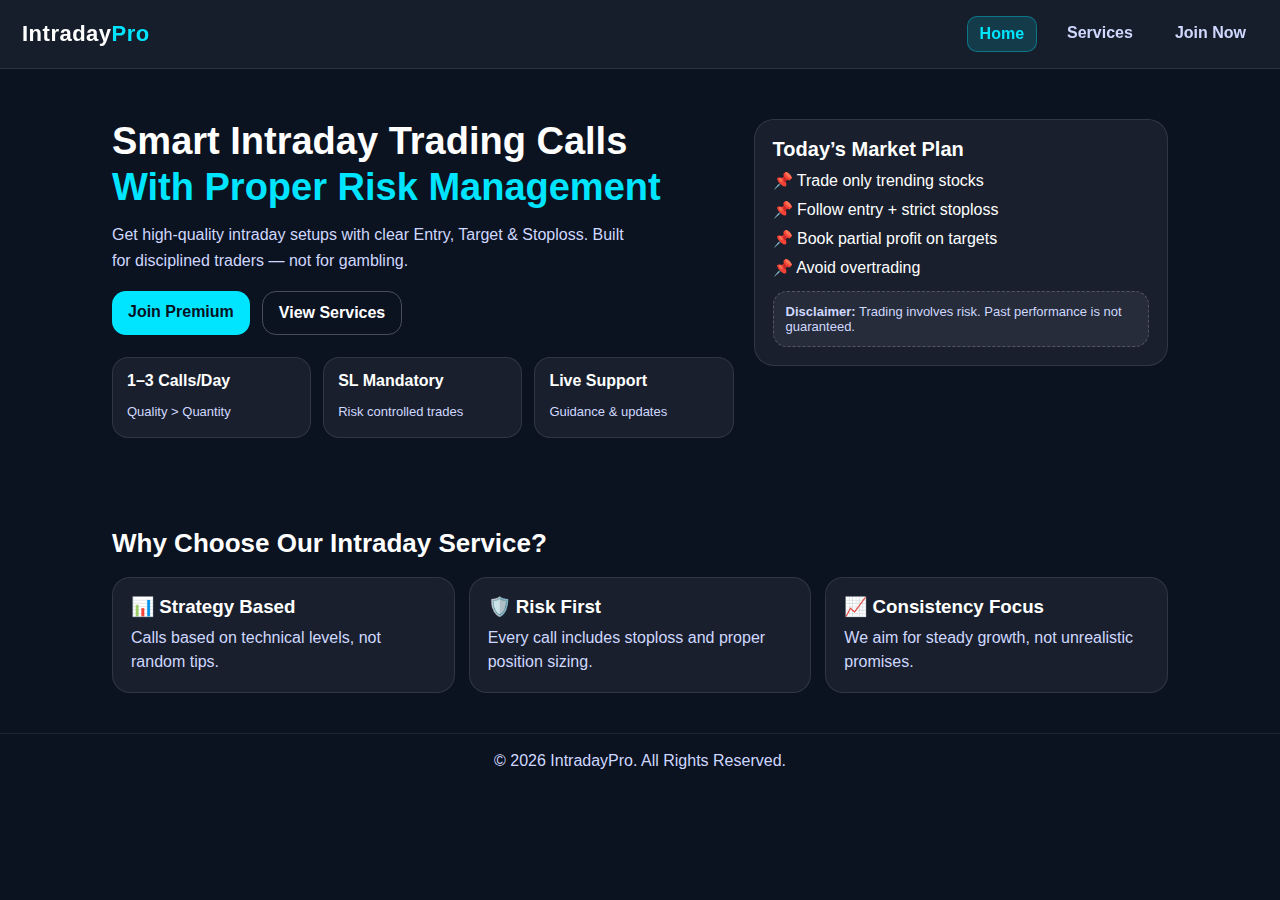
<file: index.html>
<!DOCTYPE html>
<html lang="en">
<head>
  <meta charset="UTF-8" />
  <meta name="viewport" content="width=device-width, initial-scale=1.0" />
  <title>Intraday Trading Hub | Home</title>
  <link rel="stylesheet" href="style.css" />
</head>
<body>

  <!-- Navbar -->
  <header class="navbar">
    <div class="logo">Intraday<span>Pro</span></div>

    <nav class="nav-links" id="navLinks">
      <a class="active" href="index.html">Home</a>
      <a href="services.html">Services</a>
      <a href="join.html">Join Now</a>
    </nav>

    <button class="menu-btn" id="menuBtn">☰</button>
  </header>

  <!-- Hero -->
  <section class="hero">
    <div class="hero-content">
      <h1>Smart Intraday Trading Calls <br><span>With Proper Risk Management</span></h1>
      <p>
        Get high-quality intraday setups with clear Entry, Target & Stoploss.
        Built for disciplined traders — not for gambling.
      </p>

      <div class="hero-buttons">
        <a class="btn primary" href="join.html">Join Premium</a>
        <a class="btn secondary" href="services.html">View Services</a>
      </div>

      <div class="hero-badges">
        <div class="badge">
          <h3>1–3 Calls/Day</h3>
          <p>Quality > Quantity</p>
        </div>
        <div class="badge">
          <h3>SL Mandatory</h3>
          <p>Risk controlled trades</p>
        </div>
        <div class="badge">
          <h3>Live Support</h3>
          <p>Guidance & updates</p>
        </div>
      </div>
    </div>

    <div class="hero-card">
      <h2>Today’s Market Plan</h2>
      <ul>
        <li>📌 Trade only trending stocks</li>
        <li>📌 Follow entry + strict stoploss</li>
        <li>📌 Book partial profit on targets</li>
        <li>📌 Avoid overtrading</li>
      </ul>

      <div class="note">
        <strong>Disclaimer:</strong> Trading involves risk. Past performance is not guaranteed.
      </div>
    </div>
  </section>

  <!-- Why Us -->
  <section class="section">
    <h2 class="section-title">Why Choose Our Intraday Service?</h2>

    <div class="grid-3">
      <div class="card">
        <h3>📊 Strategy Based</h3>
        <p>Calls based on technical levels, not random tips.</p>
      </div>
      <div class="card">
        <h3>🛡️ Risk First</h3>
        <p>Every call includes stoploss and proper position sizing.</p>
      </div>
      <div class="card">
        <h3>📈 Consistency Focus</h3>
        <p>We aim for steady growth, not unrealistic promises.</p>
      </div>
    </div>
  </section>

  <!-- Footer -->
  <footer class="footer">
    <p>© 2026 IntradayPro. All Rights Reserved.</p>
  </footer>

  <script src="script.js"></script>
</body>
</html>
</file>
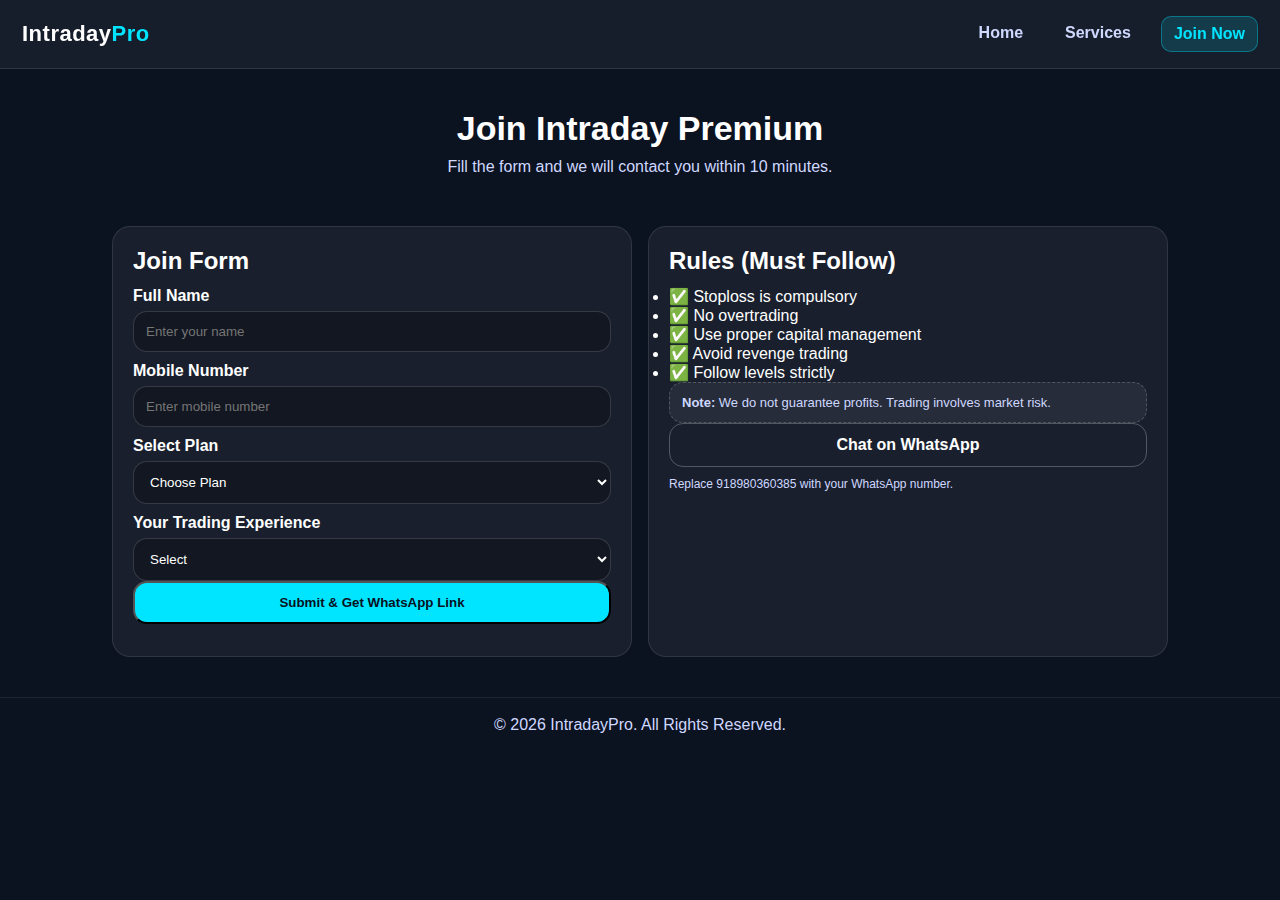
<file: join.html>
<!DOCTYPE html>
<html lang="en">
<head>
  <meta charset="UTF-8" />
  <meta name="viewport" content="width=device-width, initial-scale=1.0" />
  <title>Intraday Trading Hub | Join Now</title>
  <link rel="stylesheet" href="style.css" />
</head>
<body>

  <!-- Navbar -->
  <header class="navbar">
    <div class="logo">Intraday<span>Pro</span></div>

    <nav class="nav-links" id="navLinks">
      <a href="index.html">Home</a>
      <a href="services.html">Services</a>
      <a class="active" href="join.html">Join Now</a>
    </nav>

    <button class="menu-btn" id="menuBtn">☰</button>
  </header>

  <!-- Header -->
  <section class="page-header">
    <h1>Join Intraday Premium</h1>
    <p>Fill the form and we will contact you within 10 minutes.</p>
  </section>

  <section class="section">
    <div class="join-layout">

      <div class="join-card">
        <h2>Join Form</h2>

        <form id="joinForm">
          <label>Full Name</label>
          <input type="text" id="name" placeholder="Enter your name" required />

          <label>Mobile Number</label>
          <input type="tel" id="phone" placeholder="Enter mobile number" required />

          <label>Select Plan</label>
          <select id="plan" required>
            <option value="">Choose Plan</option>
            <option value="Basic - ₹999/month">Basic - ₹999/month</option>
            <option value="Premium - ₹2999/month">Premium - ₹2999/month</option>
            <option value="Mentorship - ₹9999/1 time">Mentorship - ₹9999/1 time</option>
          </select>

          <label>Your Trading Experience</label>
          <select id="experience" required>
            <option value="">Select</option>
            <option value="Beginner (0-6 months)">Beginner (0-6 months)</option>
            <option value="Intermediate (6-24 months)">Intermediate (6-24 months)</option>
            <option value="Advanced (2+ years)">Advanced (2+ years)</option>
          </select>

          <button type="submit" class="btn primary full">Submit & Get WhatsApp Link</button>
        </form>

        <p class="success-msg" id="successMsg"></p>
      </div>

      <div class="info-card">
        <h2>Rules (Must Follow)</h2>
        <ul>
          <li>✅ Stoploss is compulsory</li>
          <li>✅ No overtrading</li>
          <li>✅ Use proper capital management</li>
          <li>✅ Avoid revenge trading</li>
          <li>✅ Follow levels strictly</li>
        </ul>

        <div class="note">
          <strong>Note:</strong> We do not guarantee profits. Trading involves market risk.
        </div>

        <a class="btn secondary full" target="_blank"
          href="https://wa.me/918980360385?text=Hi%20I%20want%20to%20join%20Intraday%20Premium">
          Chat on WhatsApp
        </a>

        <p class="small">Replace 918980360385 with your WhatsApp number.</p>
      </div>

    </div>
  </section>

  <footer class="footer">
    <p>© 2026 IntradayPro. All Rights Reserved.</p>
  </footer>

  <script src="script.js"></script>
</body>
</html>
</file>
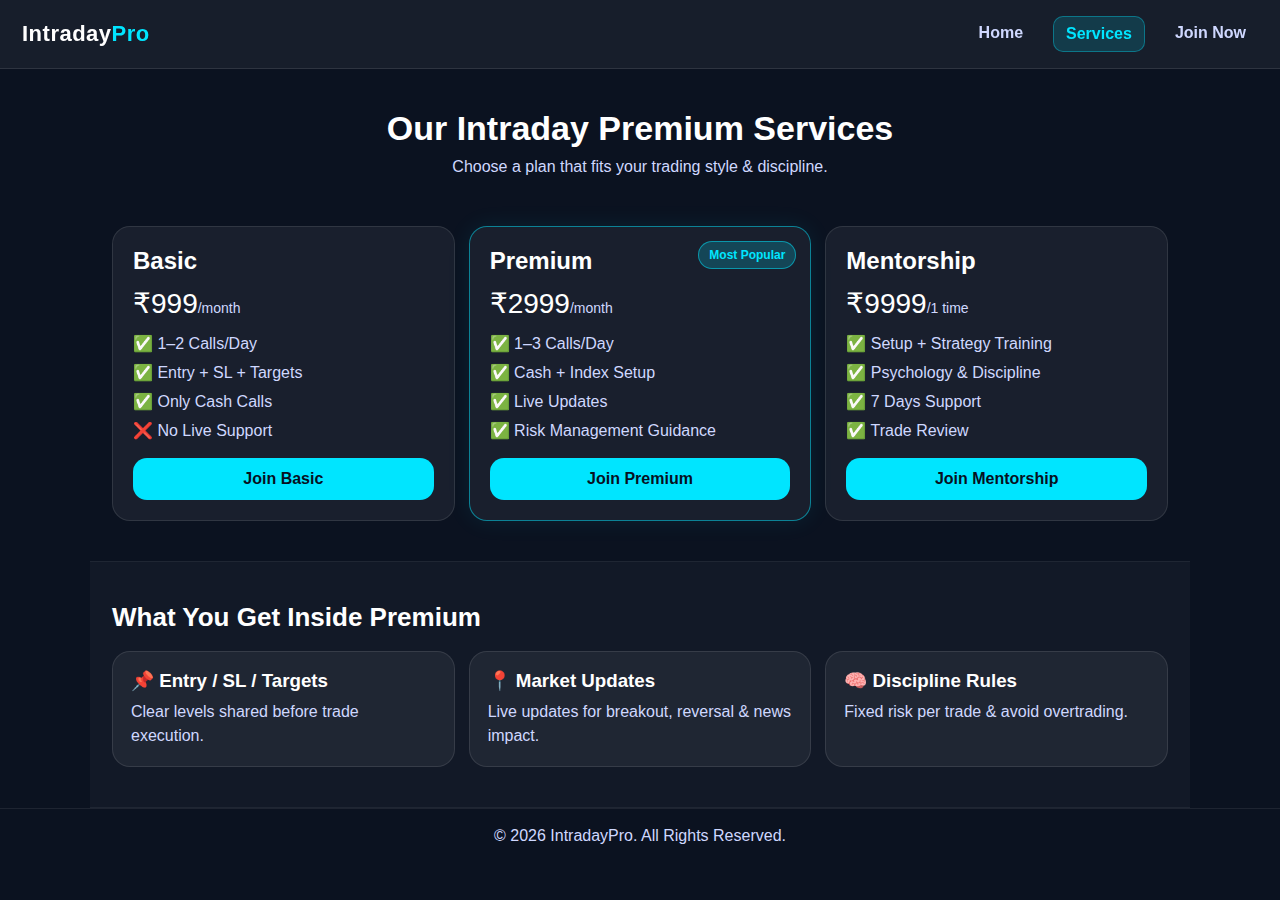
<file: services.html>
<!DOCTYPE html>
<html lang="en">
<head>
  <meta charset="UTF-8" />
  <meta name="viewport" content="width=device-width, initial-scale=1.0" />
  <title>Intraday Trading Hub | Services</title>
  <link rel="stylesheet" href="style.css" />
</head>
<body>

  <!-- Navbar -->
  <header class="navbar">
    <div class="logo">Intraday<span>Pro</span></div>

    <nav class="nav-links" id="navLinks">
      <a href="index.html">Home</a>
      <a class="active" href="services.html">Services</a>
      <a href="join.html">Join Now</a>
    </nav>

    <button class="menu-btn" id="menuBtn">☰</button>
  </header>

  <!-- Header -->
  <section class="page-header">
    <h1>Our Intraday Premium Services</h1>
    <p>Choose a plan that fits your trading style & discipline.</p>
  </section>

  <!-- Plans -->
  <section class="section">
    <div class="grid-3">
      <div class="pricing-card">
        <h2>Basic</h2>
        <p class="price">₹999<span>/month</span></p>
        <ul>
          <li>✅ 1–2 Calls/Day</li>
          <li>✅ Entry + SL + Targets</li>
          <li>✅ Only Cash Calls</li>
          <li>❌ No Live Support</li>
        </ul>
        <a class="btn primary full" href="join.html">Join Basic</a>
      </div>

      <div class="pricing-card best">
        <div class="tag">Most Popular</div>
        <h2>Premium</h2>
        <p class="price">₹2999<span>/month</span></p>
        <ul>
          <li>✅ 1–3 Calls/Day</li>
          <li>✅ Cash + Index Setup</li>
          <li>✅ Live Updates</li>
          <li>✅ Risk Management Guidance</li>
        </ul>
        <a class="btn primary full" href="join.html">Join Premium</a>
      </div>

      <div class="pricing-card">
        <h2>Mentorship</h2>
        <p class="price">₹9999<span>/1 time</span></p>
        <ul>
          <li>✅ Setup + Strategy Training</li>
          <li>✅ Psychology & Discipline</li>
          <li>✅ 7 Days Support</li>
          <li>✅ Trade Review</li>
        </ul>
        <a class="btn primary full" href="join.html">Join Mentorship</a>
      </div>
    </div>
  </section>

  <!-- Features -->
  <section class="section light">
    <h2 class="section-title">What You Get Inside Premium</h2>

    <div class="grid-3">
      <div class="card">
        <h3>📌 Entry / SL / Targets</h3>
        <p>Clear levels shared before trade execution.</p>
      </div>
      <div class="card">
        <h3>📍 Market Updates</h3>
        <p>Live updates for breakout, reversal & news impact.</p>
      </div>
      <div class="card">
        <h3>🧠 Discipline Rules</h3>
        <p>Fixed risk per trade & avoid overtrading.</p>
      </div>
    </div>
  </section>

  <footer class="footer">
    <p>© 2026 IntradayPro. All Rights Reserved.</p>
  </footer>

  <script src="script.js"></script>
</body>
</html>
</file>
<file: style.css>
*{
  margin:0;
  padding:0;
  box-sizing:border-box;
  font-family: Arial, Helvetica, sans-serif;
}

body{
  background:#0b1220;
  color:#ffffff;
}

/* Navbar */
.navbar{
  display:flex;
  justify-content:space-between;
  align-items:center;
  padding:16px 22px;
  background:rgba(255,255,255,0.05);
  border-bottom:1px solid rgba(255,255,255,0.1);
  position:sticky;
  top:0;
  z-index:1000;
  backdrop-filter: blur(8px);
}

.logo{
  font-size:22px;
  font-weight:700;
  letter-spacing:0.5px;
}
.logo span{
  color:#00e5ff;
}

.nav-links{
  display:flex;
  gap:18px;
}

.nav-links a{
  text-decoration:none;
  color:#cfd8ff;
  font-weight:600;
  padding:8px 12px;
  border-radius:10px;
  transition:0.3s;
}

.nav-links a:hover{
  background:rgba(255,255,255,0.08);
  color:#ffffff;
}

.nav-links a.active{
  background:rgba(0,229,255,0.15);
  border:1px solid rgba(0,229,255,0.35);
  color:#00e5ff;
}

.menu-btn{
  display:none;
  background:transparent;
  border:none;
  color:#fff;
  font-size:24px;
  cursor:pointer;
}

/* Hero */
.hero{
  display:grid;
  grid-template-columns: 1.2fr 0.8fr;
  gap:20px;
  padding:50px 22px;
  max-width:1100px;
  margin:auto;
}

.hero-content h1{
  font-size:38px;
  line-height:1.2;
}
.hero-content h1 span{
  color:#00e5ff;
}

.hero-content p{
  margin-top:12px;
  color:#cfd8ff;
  line-height:1.6;
  max-width:520px;
}

.hero-buttons{
  margin-top:18px;
  display:flex;
  gap:12px;
}

.btn{
  display:inline-block;
  padding:12px 16px;
  border-radius:14px;
  font-weight:700;
  text-decoration:none;
  transition:0.3s;
  text-align:center;
}

.btn.primary{
  background:#00e5ff;
  color:#07111f;
}
.btn.primary:hover{
  transform:translateY(-2px);
}

.btn.secondary{
  border:1px solid rgba(255,255,255,0.25);
  color:#ffffff;
}
.btn.secondary:hover{
  background:rgba(255,255,255,0.08);
}

.full{
  width:100%;
}

.hero-badges{
  margin-top:22px;
  display:grid;
  grid-template-columns: repeat(3, 1fr);
  gap:12px;
}

.badge{
  background:rgba(255,255,255,0.06);
  border:1px solid rgba(255,255,255,0.1);
  padding:14px;
  border-radius:16px;
}
.badge h3{
  font-size:16px;
  margin-bottom:6px;
}
.badge p{
  font-size:13px;
  color:#cfd8ff;
}

/* Hero Card */
.hero-card{
  background:rgba(255,255,255,0.06);
  border:1px solid rgba(255,255,255,0.1);
  border-radius:20px;
  padding:18px;
  height:fit-content;
}

.hero-card h2{
  font-size:20px;
  margin-bottom:10px;
}

.hero-card ul{
  list-style:none;
  display:flex;
  flex-direction:column;
  gap:10px;
  margin-bottom:14px;
}

.note{
  font-size:13px;
  color:#cfd8ff;
  background:rgba(255,255,255,0.06);
  border:1px dashed rgba(255,255,255,0.2);
  padding:12px;
  border-radius:14px;
}

/* Sections */
.section{
  max-width:1100px;
  margin:auto;
  padding:40px 22px;
}

.section.light{
  background:rgba(255,255,255,0.03);
  border-top:1px solid rgba(255,255,255,0.06);
  border-bottom:1px solid rgba(255,255,255,0.06);
}

.section-title{
  font-size:26px;
  margin-bottom:18px;
}

.grid-3{
  display:grid;
  grid-template-columns: repeat(3, 1fr);
  gap:14px;
}

.card{
  background:rgba(255,255,255,0.06);
  border:1px solid rgba(255,255,255,0.1);
  padding:18px;
  border-radius:18px;
}
.card h3{
  margin-bottom:8px;
}
.card p{
  color:#cfd8ff;
  line-height:1.5;
}

/* Page Header */
.page-header{
  padding:40px 22px 10px;
  text-align:center;
}
.page-header h1{
  font-size:34px;
}
.page-header p{
  margin-top:10px;
  color:#cfd8ff;
}

/* Pricing */
.pricing-card{
  background:rgba(255,255,255,0.06);
  border:1px solid rgba(255,255,255,0.1);
  padding:20px;
  border-radius:18px;
  position:relative;
}
.pricing-card.best{
  border:1px solid rgba(0,229,255,0.5);
  box-shadow:0 0 25px rgba(0,229,255,0.08);
}
.tag{
  position:absolute;
  top:14px;
  right:14px;
  background:rgba(0,229,255,0.2);
  border:1px solid rgba(0,229,255,0.5);
  color:#00e5ff;
  padding:6px 10px;
  border-radius:14px;
  font-size:12px;
  font-weight:700;
}

.price{
  font-size:28px;
  margin:12px 0;
}
.price span{
  font-size:14px;
  color:#cfd8ff;
}

.pricing-card ul{
  list-style:none;
  display:flex;
  flex-direction:column;
  gap:10px;
  margin:14px 0 18px;
  color:#cfd8ff;
}

/* Join Layout */
.join-layout{
  display:grid;
  grid-template-columns: 1fr 1fr;
  gap:16px;
}

.join-card, .info-card{
  background:rgba(255,255,255,0.06);
  border:1px solid rgba(255,255,255,0.1);
  border-radius:18px;
  padding:20px;
}

.join-card h2, .info-card h2{
  margin-bottom:12px;
}

label{
  display:block;
  margin:10px 0 6px;
  font-weight:600;
}

input, select{
  width:100%;
  padding:12px;
  border-radius:14px;
  border:1px solid rgba(255,255,255,0.15);
  background:rgba(0,0,0,0.25);
  color:#ffffff;
  outline:none;
}

.success-msg{
  margin-top:12px;
  font-weight:700;
  color:#00e5ff;
}

.small{
  margin-top:10px;
  font-size:12px;
  color:#cfd8ff;
}

/* Footer */
.footer{
  text-align:center;
  padding:18px;
  border-top:1px solid rgba(255,255,255,0.08);
  color:#cfd8ff;
}

/* Responsive */
@media(max-width: 900px){
  .hero{
    grid-template-columns:1fr;
  }
  .hero-badges{
    grid-template-columns:1fr;
  }
  .grid-3{
    grid-template-columns:1fr;
  }
  .join-layout{
    grid-template-columns:1fr;
  }
  .menu-btn{
    display:block;
  }
  .nav-links{
    display:none;
    flex-direction:column;
    position:absolute;
    top:64px;
    right:16px;
    background:#0b1220;
    border:1px solid rgba(255,255,255,0.12);
    border-radius:16px;
    padding:12px;
    width:180px;
  }
  .nav-links.show{
    display:flex;
  }
}
</file>
